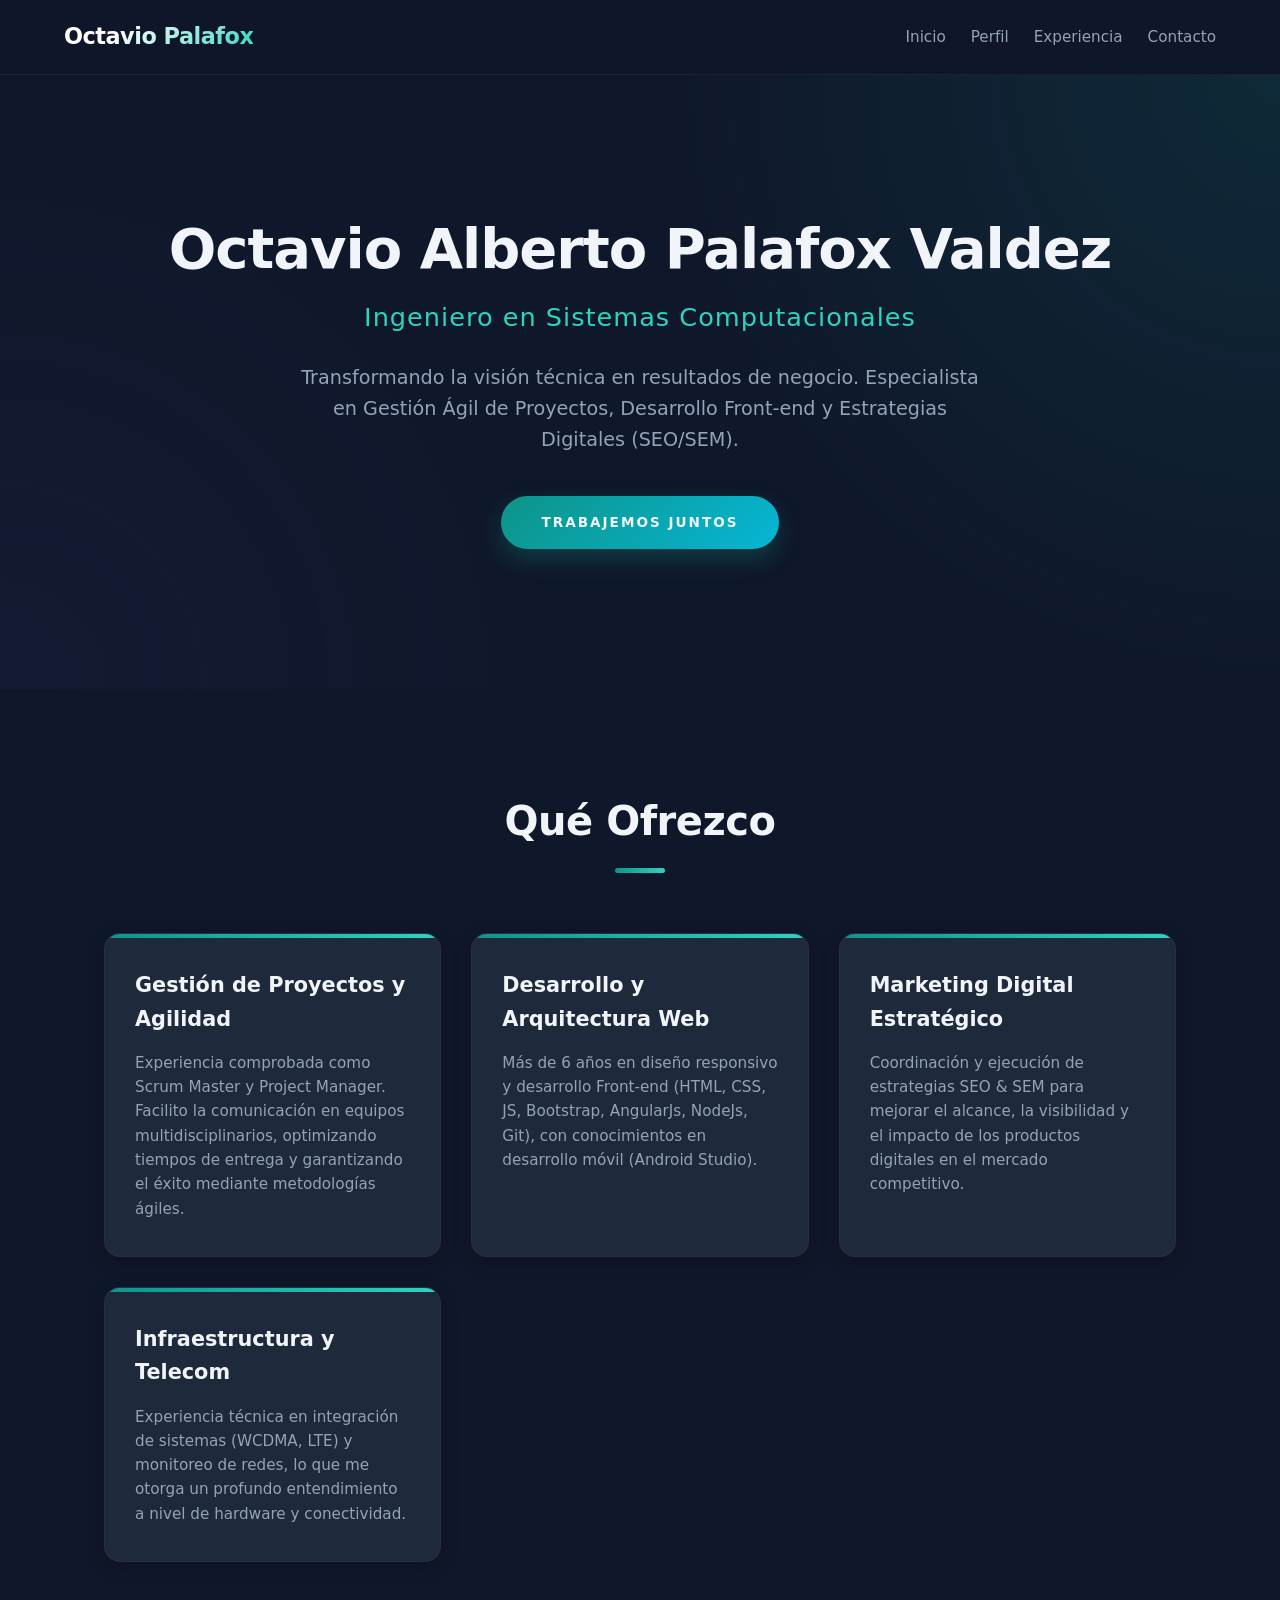
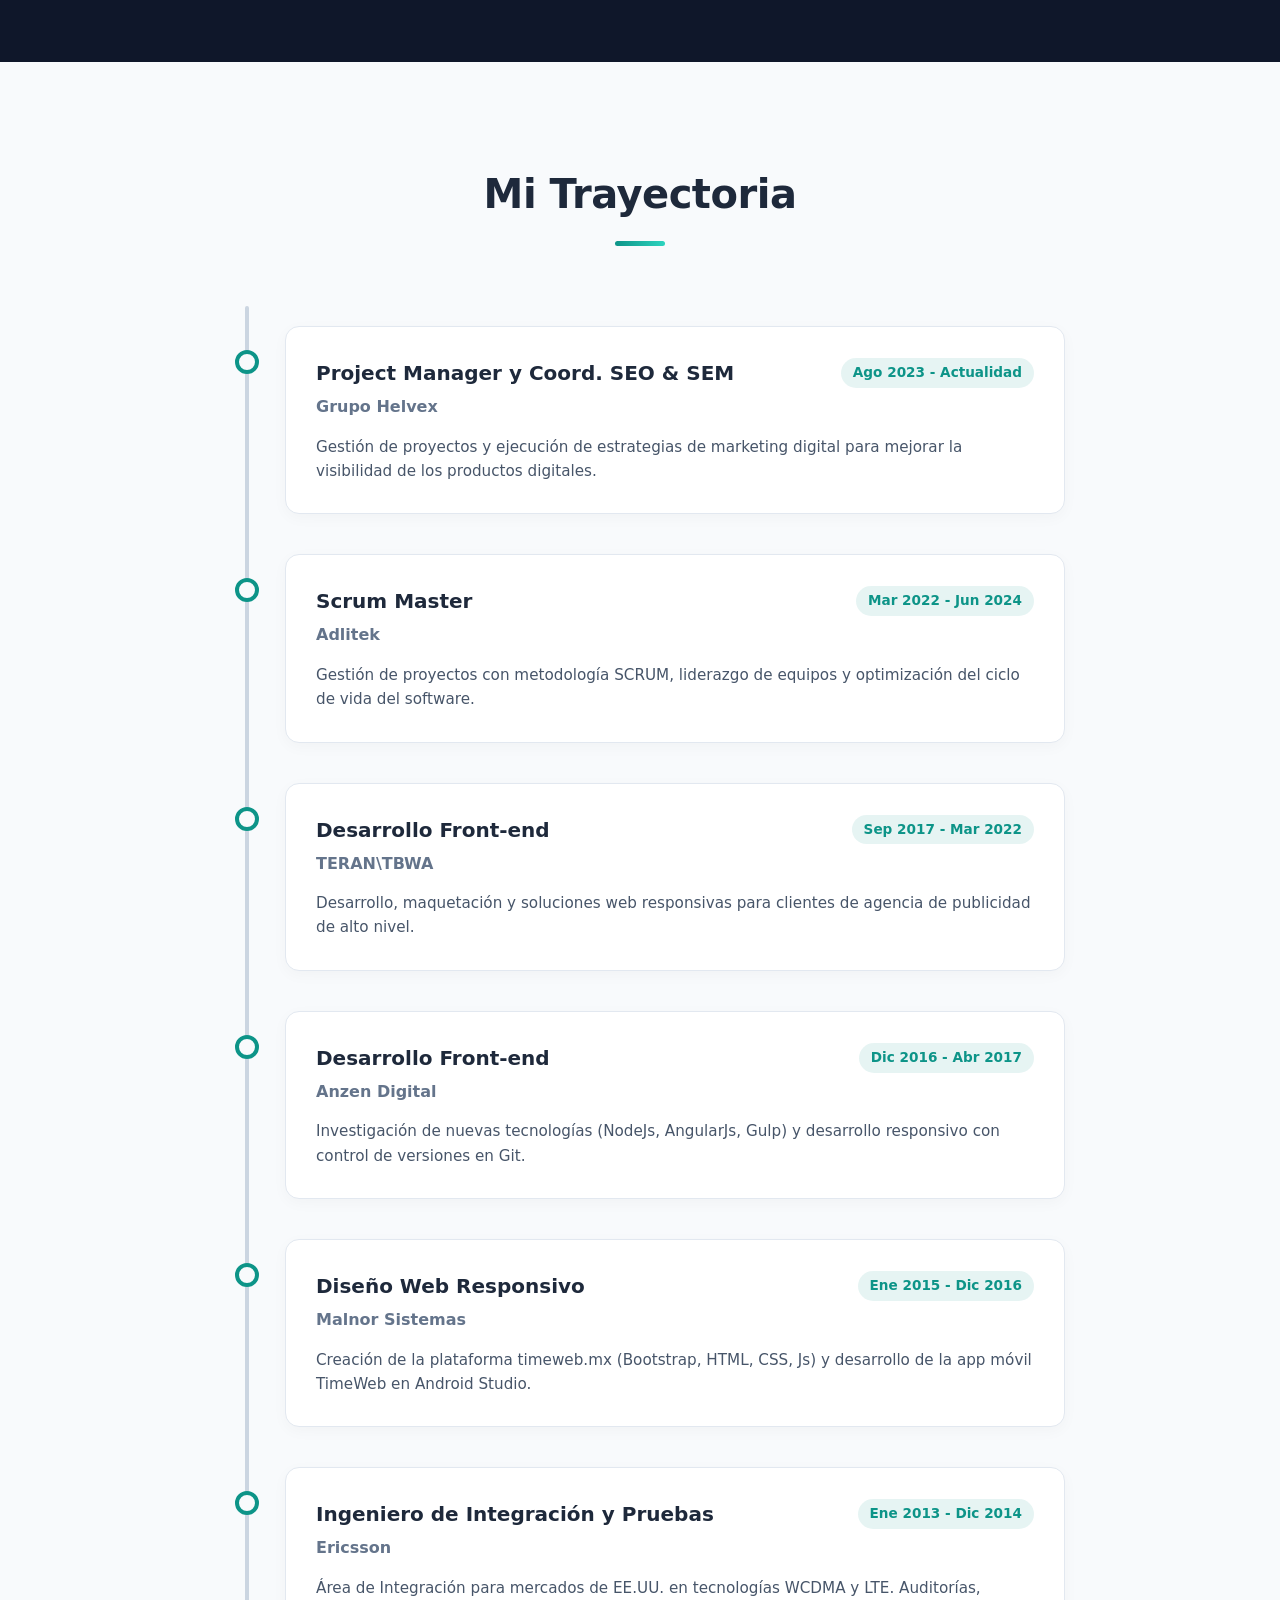
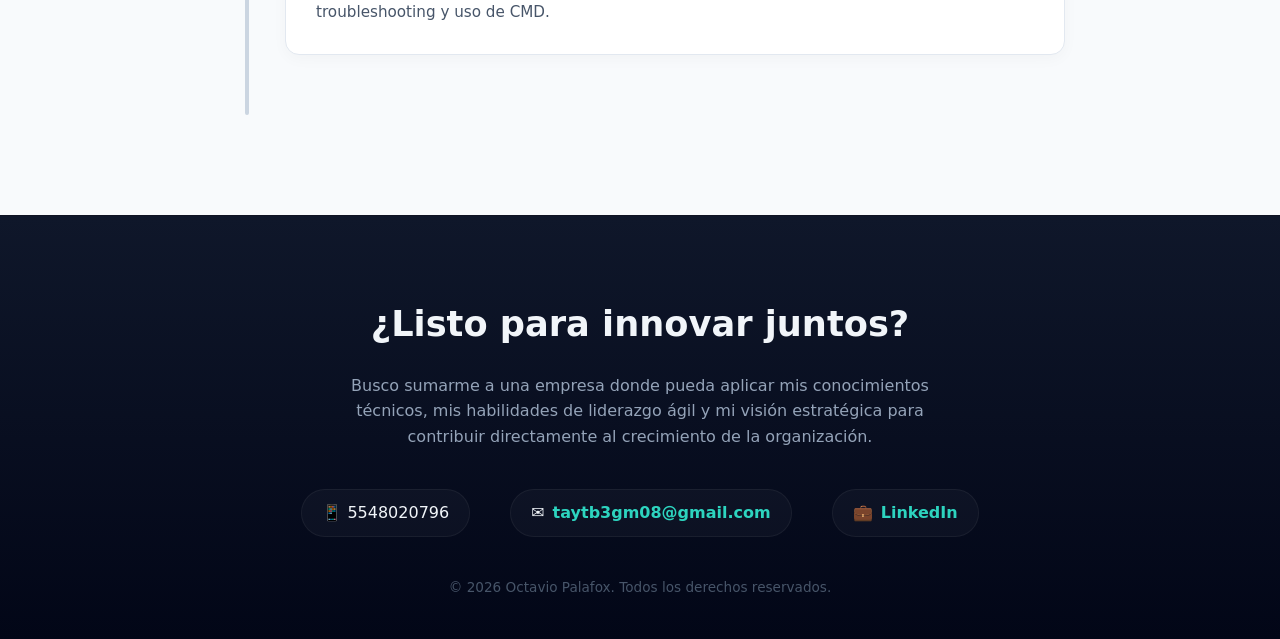
<file: octaviopalafox.html>
<!doctype html>
<html lang="es">
  <head>
    <meta charset="UTF-8" />
    <meta name="viewport" content="width=device-width, initial-scale=1.0" />
    <title>Octavio Palafox | Portafolio Profesional</title>
    <style>
      html {
        scroll-behavior: smooth;
      }
      
      /* Variables de color Premium */
      :root {
        --primary-color: #0f172a; /* Slate 900 (Fondo ultra elegante) */
        --card-bg: #1e293b;       /* Slate 800 */
        --accent-color: #0d9488;  /* Teal principal */
        --accent-light: #2dd4bf;  /* Teal brillante para efectos */
        --bg-light: #f8fafc;      /* Fondo claro para secciones alternas */
        --text-dark: #1e293b;
        --text-light: #f1f5f9;
        --text-muted: #94a3b8;
      }

      /* Estilos Generales */
      * {
        margin: 0;
        padding: 0;
        box-sizing: border-box;
        font-family: "Segoe UI", Roboto, system-ui, -apple-system, sans-serif;
      }

      body {
        background-color: var(--primary-color);
        color: var(--text-light);
        line-height: 1.6;
        overflow-x: hidden;
      }

      a {
        text-decoration: none;
        color: inherit;
      }

      /* Clases de Animación para Scroll */
      .reveal {
        opacity: 0;
        transform: translateY(40px);
        transition: all 0.8s cubic-bezier(0.25, 1, 0.5, 1);
      }

      .reveal.active {
        opacity: 1;
        transform: translateY(0);
      }

      /* Navegación Flotante y Traslúcida */
      nav {
        background-color: rgba(15, 23, 42, 0.8);
        backdrop-filter: blur(12px);
        -webkit-backdrop-filter: blur(12px);
        color: var(--text-light);
        padding: 1.2rem 5%;
        display: flex;
        justify-content: space-between;
        align-items: center;
        position: sticky;
        top: 0;
        z-index: 1000;
        border-bottom: 1px solid rgba(255, 255, 255, 0.05);
      }

      nav .logo {
        font-size: 1.4rem;
        font-weight: 800;
        letter-spacing: -0.5px;
        background: linear-gradient(135deg, #fff 30%, var(--accent-light));
        -webkit-background-clip: text;
        -webkit-text-fill-color: transparent;
      }

      nav ul {
        list-style: none;
        display: flex;
        gap: 25px;
      }

      nav ul li a {
        font-weight: 500;
        font-size: 0.95rem;
        color: var(--text-muted);
        transition: color 0.3s, transform 0.3s;
        display: inline-block;
      }

      nav ul li a:hover {
        color: var(--accent-light);
        transform: translateY(-2px);
      }

      /* Sección Hero */
      .hero {
        background: radial-gradient(circle at top right, rgba(13, 148, 136, 0.15), transparent 45%),
                    radial-gradient(circle at bottom left, rgba(99, 102, 241, 0.05), transparent 40%),
                    #0f172a;
        color: var(--text-light);
        text-align: center;
        padding: 140px 20px;
        display: flex;
        flex-direction: column;
        align-items: center;
        justify-content: center;
      }

      .hero h1 {
        font-size: 3.5rem;
        font-weight: 800;
        margin-bottom: 15px;
        letter-spacing: -1px;
        line-height: 1.2;
      }

      .hero h2 {
        font-size: 1.6rem;
        font-weight: 400;
        color: var(--accent-light);
        margin-bottom: 25px;
        letter-spacing: 1px;
      }

      .hero p {
        max-width: 680px;
        margin: 0 auto 40px auto;
        font-size: 1.2rem;
        color: var(--text-muted);
      }

      /* Botón Interactivo */
      .btn {
        display: inline-block;
        background: linear-gradient(135deg, var(--accent-color) 0%, #06b6d4 100%);
        color: var(--text-light);
        padding: 16px 40px;
        border-radius: 50px;
        font-weight: 700;
        text-transform: uppercase;
        font-size: 0.85rem;
        letter-spacing: 2px;
        box-shadow: 0 10px 25px rgba(13, 148, 136, 0.3);
        transition: all 0.4s cubic-bezier(0.175, 0.885, 0.32, 1.275);
        position: relative;
        overflow: hidden;
      }

      .btn:hover {
        transform: translateY(-4px) scale(1.02);
        box-shadow: 0 15px 30px rgba(13, 148, 136, 0.5);
      }

      .btn:active {
        transform: translateY(-1px);
      }

      /* Secciones Comunes */
      section {
        padding: 100px 5%;
        max-width: 1200px;
        margin: auto;
      }

      .section-title {
        text-align: center;
        font-size: 2.5rem;
        font-weight: 800;
        letter-spacing: -0.5px;
        margin-bottom: 60px;
        position: relative;
      }

      #sobre-mi .section-title { color: var(--text-light); }
      #experiencia .section-title { color: var(--text-dark); }

      .section-title::after {
        content: "";
        width: 50px;
        height: 5px;
        background: linear-gradient(90deg, var(--accent-color), var(--accent-light));
        display: block;
        margin: 15px auto 0;
        border-radius: 10px;
      }

      /* Tarjetas de Habilidades (Grid Estilizado) */
      .skills-grid {
        display: grid;
        grid-template-columns: repeat(auto-fit, minmax(260px, 1fr));
        gap: 30px;
      }

      .skill-card {
        background-color: var(--card-bg);
        padding: 35px 30px;
        border-radius: 16px;
        box-shadow: 0 4px 20px rgba(0, 0, 0, 0.2);
        transition: all 0.4s cubic-bezier(0.175, 0.885, 0.32, 1.275);
        border: 1px solid rgba(255, 255, 255, 0.03);
        position: relative;
        overflow: hidden;
      }

      .skill-card::before {
        content: '';
        position: absolute;
        top: 0; left: 0; width: 100%; height: 4px;
        background: linear-gradient(90deg, var(--accent-color), var(--accent-light));
      }

      .skill-card:hover {
        transform: translateY(-12px);
        box-shadow: 0 20px 40px rgba(13, 148, 136, 0.15);
        border-color: rgba(45, 212, 191, 0.2);
      }

      .skill-card h3 {
        color: var(--text-light);
        margin-bottom: 15px;
        font-size: 1.3rem;
        font-weight: 700;
      }

      .skill-card p {
        color: var(--text-muted);
        font-size: 0.95rem;
      }

      /* Sección Trayectoria Estilo Línea de Tiempo */
      #experiencia-container {
        background-color: var(--bg-light);
      }

      .timeline {
        position: relative;
        max-width: 850px;
        margin: 0 auto;
        padding: 20px 0;
      }

      /* La línea central vertical */
      .timeline::before {
        content: "";
        position: absolute;
        width: 4px;
        background-color: #cbd5e1;
        top: 0;
        bottom: 0;
        left: 30px;
        border-radius: 10px;
      }

      .timeline-item {
        position: relative;
        margin-bottom: 40px;
        padding-left: 70px;
      }

      /* Los Nodos de la línea */
      .timeline-item::before {
        content: "";
        position: absolute;
        width: 16px;
        height: 16px;
        background-color: var(--bg-light);
        border: 4px solid var(--accent-color);
        border-radius: 50%;
        left: 20px;
        top: 24px;
        z-index: 2;
        transition: all 0.3s ease;
      }

      .timeline-item:hover::before {
        background-color: var(--accent-light);
        transform: scale(1.3);
        box-shadow: 0 0 10px var(--accent-light);
      }

      .timeline-card {
        background: white;
        padding: 30px;
        border-radius: 14px;
        box-shadow: 0 4px 15px rgba(0, 0, 0, 0.03);
        border: 1px solid #e2e8f0;
        transition: transform 0.3s ease, box-shadow 0.3s ease;
      }

      .timeline-card:hover {
        transform: translateX(5px);
        box-shadow: 0 10px 25px rgba(0, 0, 0, 0.06);
      }

      .timeline-item h3 {
        color: var(--text-dark);
        font-size: 1.25rem;
        font-weight: 700;
        display: flex;
        justify-content: space-between;
        align-items: center;
        flex-wrap: wrap;
        gap: 10px;
      }

      .timeline-item .date {
        font-size: 0.85rem;
        background-color: rgba(13, 148, 136, 0.1);
        color: var(--accent-color);
        padding: 4px 12px;
        border-radius: 20px;
        font-weight: 600;
      }

      .timeline-item h4 {
        color: #64748b;
        font-size: 1rem;
        font-weight: 600;
        margin: 5px 0 15px 0;
      }

      .timeline-card p {
        color: #475569;
        font-size: 0.95rem;
      }

      /* Footer y Contacto Modernizado */
      footer {
        background: linear-gradient(to top, #020617, #0f172a);
        color: var(--text-light);
        text-align: center;
        padding: 80px 20px 40px 20px;
        border-top: 1px solid rgba(255, 255, 255, 0.05);
      }

      footer h2 {
        font-size: 2.2rem;
        font-weight: 800;
        margin-bottom: 15px;
      }

      .contact-info {
        display: flex;
        justify-content: center;
        gap: 40px;
        flex-wrap: wrap;
        margin: 40px 0;
        font-size: 1rem;
      }

      .contact-info span {
        display: flex;
        align-items: center;
        gap: 8px;
        background: rgba(255, 255, 255, 0.03);
        padding: 10px 20px;
        border-radius: 30px;
        border: 1px solid rgba(255, 255, 255, 0.05);
        transition: all 0.3s;
      }

      .contact-info span:hover {
        background: rgba(13, 148, 136, 0.1);
        border-color: var(--accent-color);
        transform: translateY(-2px);
      }

      .contact-info a {
        color: var(--accent-light);
        font-weight: 600;
      }

      /* Responsividad Avanzada */
      @media (max-width: 768px) {
        nav {
          padding: 1rem 20px;
        }
        nav ul {
          gap: 15px;
        }
        .hero h1 {
          font-size: 2.4rem;
        }
        .hero h2 {
          font-size: 1.2rem;
        }
        .timeline::before {
          left: 15px;
        }
        .timeline-item {
          padding-left: 45px;
        }
        .timeline-item::before {
          left: 5px;
        }
        .timeline-item h3 {
          flex-direction: column;
          align-items: flex-start;
        }
        .contact-info {
          gap: 15px;
          flex-direction: column;
          align-items: center;
        }
      }
    </style>
  </head>
  <body>
    <nav>
      <div class="logo">Octavio Palafox</div>
      <ul>
        <li><a href="#inicio">Inicio</a></li>
        <li><a href="#sobre-mi">Perfil</a></li>
        <li><a href="#experiencia-container">Experiencia</a></li>
        <li><a href="#contacto">Contacto</a></li>
      </ul>
    </nav>

    <header id="inicio" class="hero">
      <h1 class="reveal">Octavio Alberto Palafox Valdez</h1>
      <h2 class="reveal">Ingeniero en Sistemas Computacionales</h2>
      <p class="reveal">
        Transformando la visión técnica en resultados de negocio. Especialista
        en Gestión Ágil de Proyectos, Desarrollo Front-end y Estrategias
        Digitales (SEO/SEM).
      </p>
      <a href="#contacto" class="btn reveal">Trabajemos Juntos</a>
    </header>

    <section id="sobre-mi">
      <h2 class="section-title reveal">Qué Ofrezco</h2>
      <div class="skills-grid">
        <div class="skill-card reveal">
          <h3>Gestión de Proyectos y Agilidad</h3>
          <p>
            Experiencia comprobada como Scrum Master y Project Manager. Facilito
            la comunicación en equipos multidisciplinarios, optimizando tiempos
            de entrega y garantizando el éxito mediante metodologías ágiles.
          </p>
        </div>
        <div class="skill-card reveal">
          <h3>Desarrollo y Arquitectura Web</h3>
          <p>
            Más de 6 años en diseño responsivo y desarrollo Front-end (HTML,
            CSS, JS, Bootstrap, AngularJs, NodeJs, Git), con conocimientos en
            desarrollo móvil (Android Studio).
          </p>
        </div>
        <div class="skill-card reveal">
          <h3>Marketing Digital Estratégico</h3>
          <p>
            Coordinación y ejecución de estrategias SEO & SEM para mejorar el
            alcance, la visibilidad y el impacto de los productos digitales en
            el mercado competitivo.
          </p>
        </div>
        <div class="skill-card reveal">
          <h3>Infraestructura y Telecom</h3>
          <p>
            Experiencia técnica en integración de sistemas (WCDMA, LTE) y
            monitoreo de redes, lo que me otorga un profundo entendimiento a
            nivel de hardware y conectividad.
          </p>
        </div>
      </div>
    </section>

    <div id="experiencia-container">
      <section id="experiencia">
        <h2 class="section-title reveal">Mi Trayectoria</h2>
        <div class="timeline">
          
          <div class="timeline-item reveal">
            <div class="timeline-card">
              <h3>
                Project Manager y Coord. SEO & SEM
                <span class="date">Ago 2023 - Actualidad</span>
              </h3>
              <h4>Grupo Helvex</h4>
              <p>
                Gestión de proyectos y ejecución de estrategias de marketing digital
                para mejorar la visibilidad de los productos digitales.
              </p>
            </div>
          </div>

          <div class="timeline-item reveal">
            <div class="timeline-card">
              <h3>Scrum Master <span class="date">Mar 2022 - Jun 2024</span></h3>
              <h4>Adlitek</h4>
              <p>
                Gestión de proyectos con metodología SCRUM, liderazgo de equipos y
                optimización del ciclo de vida del software.
              </p>
            </div>
          </div>

          <div class="timeline-item reveal">
            <div class="timeline-card">
              <h3>
                Desarrollo Front-end <span class="date">Sep 2017 - Mar 2022</span>
              </h3>
              <h4>TERAN\TBWA</h4>
              <p>
                Desarrollo, maquetación y soluciones web responsivas para clientes
                de agencia de publicidad de alto nivel.
              </p>
            </div>
          </div>

          <div class="timeline-item reveal">
            <div class="timeline-card">
              <h3>
                Desarrollo Front-end <span class="date">Dic 2016 - Abr 2017</span>
              </h3>
              <h4>Anzen Digital</h4>
              <p>
                Investigación de nuevas tecnologías (NodeJs, AngularJs, Gulp) y
                desarrollo responsivo con control de versiones en Git.
              </p>
            </div>
          </div>

          <div class="timeline-item reveal">
            <div class="timeline-card">
              <h3>
                Diseño Web Responsivo <span class="date">Ene 2015 - Dic 2016</span>
              </h3>
              <h4>Malnor Sistemas</h4>
              <p>
                Creación de la plataforma timeweb.mx (Bootstrap, HTML, CSS, Js) y
                desarrollo de la app móvil TimeWeb en Android Studio.
              </p>
            </div>
          </div>

          <div class="timeline-item reveal">
            <div class="timeline-card">
              <h3>
                Ingeniero de Integración y Pruebas
                <span class="date">Ene 2013 - Dic 2014</span>
              </h3>
              <h4>Ericsson</h4>
              <p>
                Área de Integración para mercados de EE.UU. en tecnologías WCDMA y
                LTE. Auditorías, troubleshooting y uso de CMD.
              </p>
            </div>
          </div>
        </div>
      </section>
    </div>

    <footer id="contacto">
      <h2 class="reveal">¿Listo para innovar juntos?</h2>
      <p class="reveal"
        style="
          margin: 20px auto;
          color: var(--text-muted);
          max-width: 600px;
        "
      >
        Busco sumarme a una empresa donde pueda aplicar mis conocimientos
        técnicos, mis habilidades de liderazgo ágil y mi visión estratégica para
        contribuir directamente al crecimiento de la organización.
      </p>
      
      <div class="contact-info reveal">
        <span>📱 5548020796</span>
        <span>✉️ <a href="mailto:taytb3gm08@gmail.com">taytb3gm08@gmail.com</a></span>
        <span>💼 <a href="#" target="_blank">LinkedIn</a></span>
      </div>
      
      <p style="margin-top: 40px; font-size: 0.85rem; color: #475569">
        &copy; 2026 Octavio Palafox. Todos los derechos reservados.
      </p>
    </footer>

    <script>
      // Scroll Suave para la navegación
      document.querySelectorAll("nav a").forEach((anchor) => {
        anchor.addEventListener("click", function (e) {
          e.preventDefault();
          const targetId = this.getAttribute("href");
          const section = document.querySelector(targetId);
          if(section) {
            section.scrollIntoView({ behavior: "smooth" });
          }
        });
      });

      // Animación de aparición (Scroll Reveal) mediante Intersection Observer
      const revealElements = document.querySelectorAll('.reveal');
      
      const revealOnScroll = new IntersectionObserver((entries, observer) => {
        entries.forEach(entry => {
          if (entry.isIntersecting) {
            entry.target.classList.add('active');
            // Dejamos de observar una vez animado para mejorar rendimiento
            observer.unobserve(entry.target);
          }
        });
      }, {
        threshold: 0.15 // Se activa cuando el 15% del elemento es visible
      });

      revealElements.forEach(element => {
        revealOnScroll.observe(element);
      });
    </script>
  </body>
</html>
</file>
